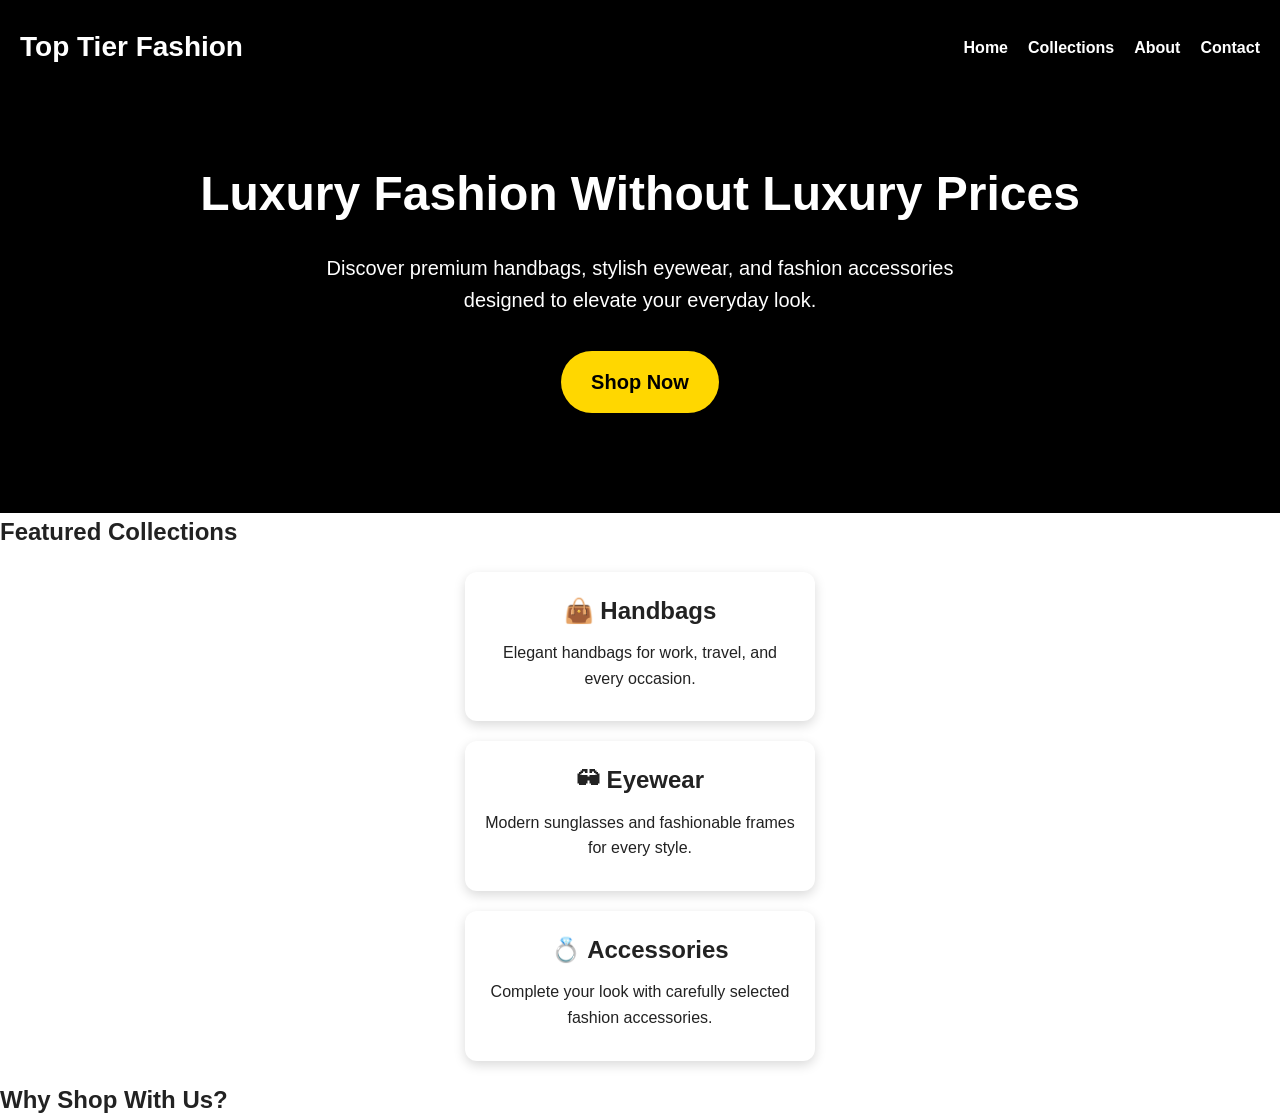
<file: index.html>
<!DOCTYPE html>
<html lang="en">
<head>
  <meta charset="UTF-8">
  <meta name="viewport" content="width=device-width, initial-scale=1.0">
  <title>Top Tier Fashion</title>
  <link rel="stylesheet" href="style.css">
</head>

<body>

<header>
  <nav>
    <h2>Top Tier Fashion</h2>

    <ul>
      <li><a href="#home">Home</a></li>
      <li><a href="#collections">Collections</a></li>
      <li><a href="#about">About</a></li>
      <li><a href="#contact">Contact</a></li>
    </ul>
  </nav>

  <section class="hero" id="home">
    <h1>Luxury Fashion Without Luxury Prices</h1>

    <p>
      Discover premium handbags, stylish eyewear, and fashion accessories
      designed to elevate your everyday look.
    </p>

    <a href="#collections" class="button">Shop Now</a>
  </section>
</header>

<section id="collections">

<h2>Featured Collections</h2>

<a href="handbags.html" style="text-decoration: none; color: inherit;">
    <div class="card">
        <h3>👜 Handbags</h3>
        <p>Elegant handbags for work, travel, and every occasion.</p>
    </div>
</a>
<div class="card">
<h3>🕶 Eyewear</h3>
<p>Modern sunglasses and fashionable frames for every style.</p>
</div>

<div class="card">
<h3>💍 Accessories</h3>
<p>Complete your look with carefully selected fashion accessories.</p>
</div>

</section>

<section>

<h2>Why Shop With Us?</h2>

<ul>
</file>
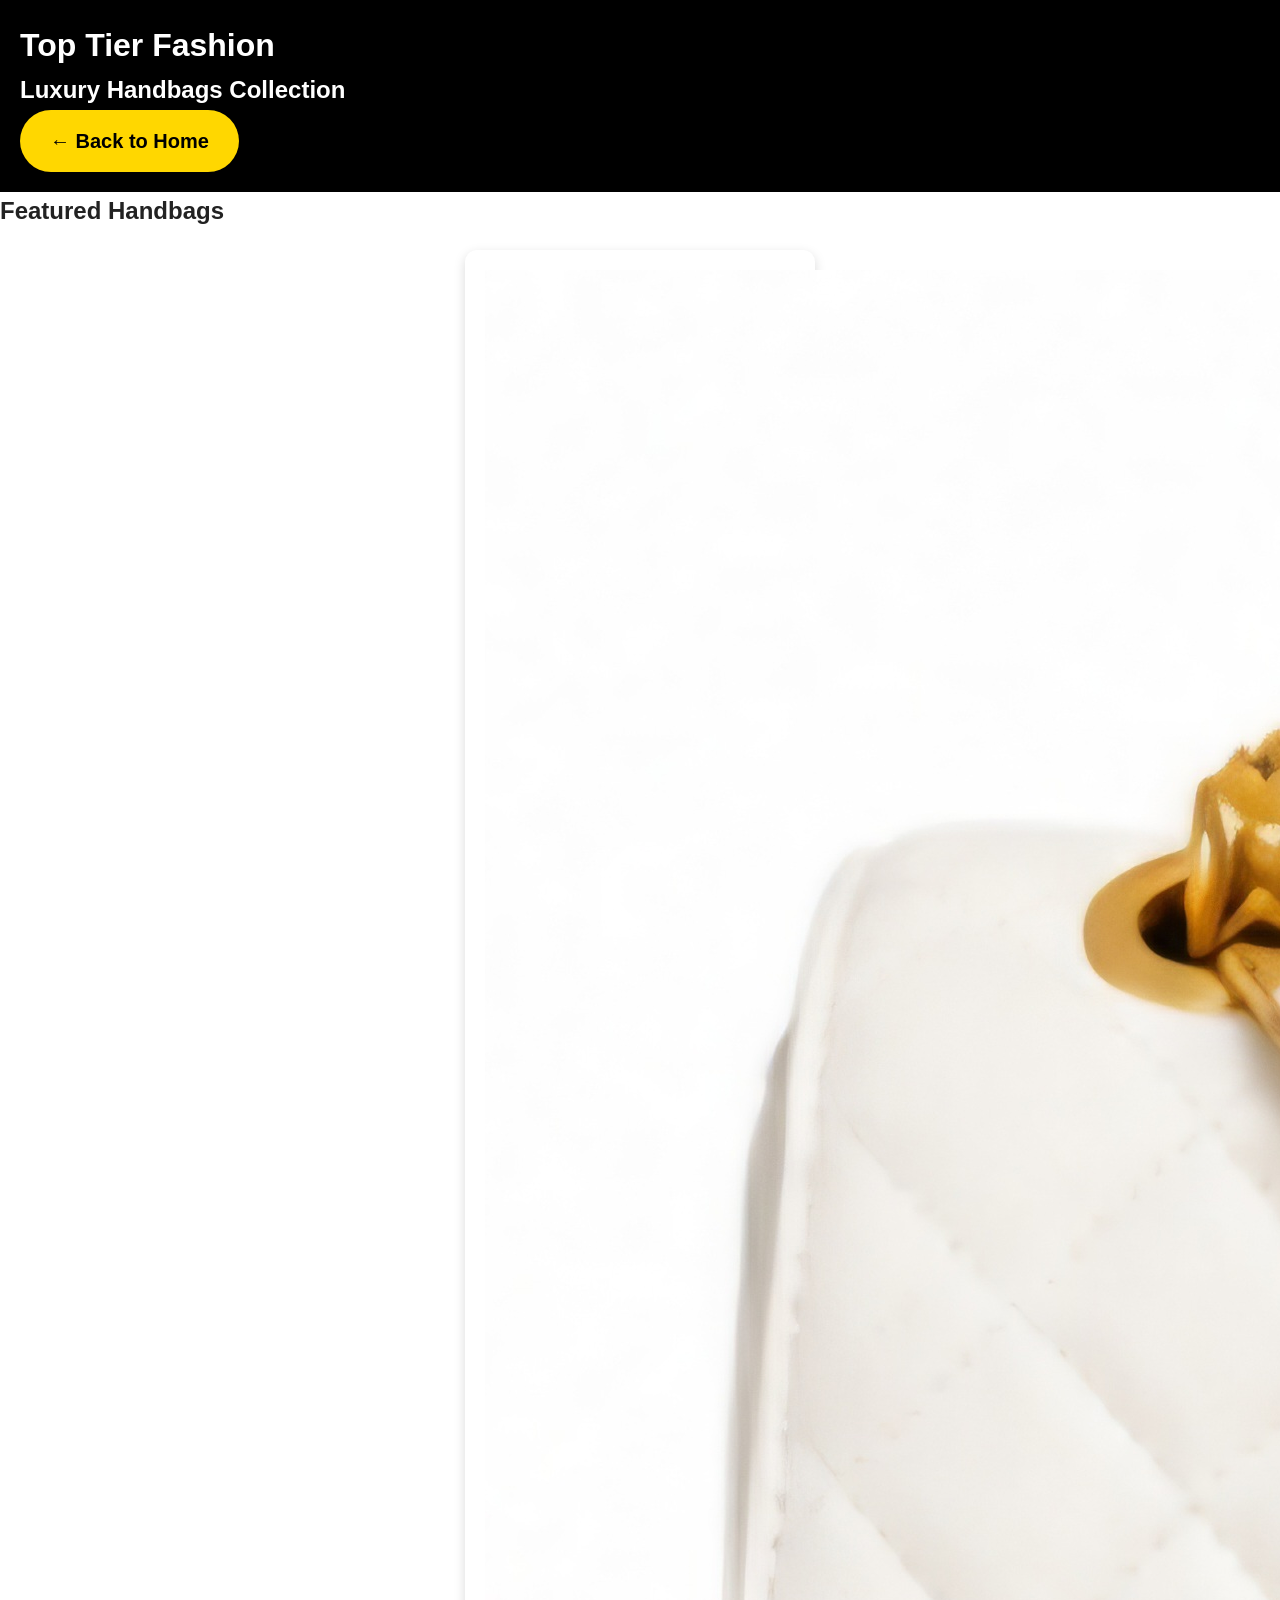
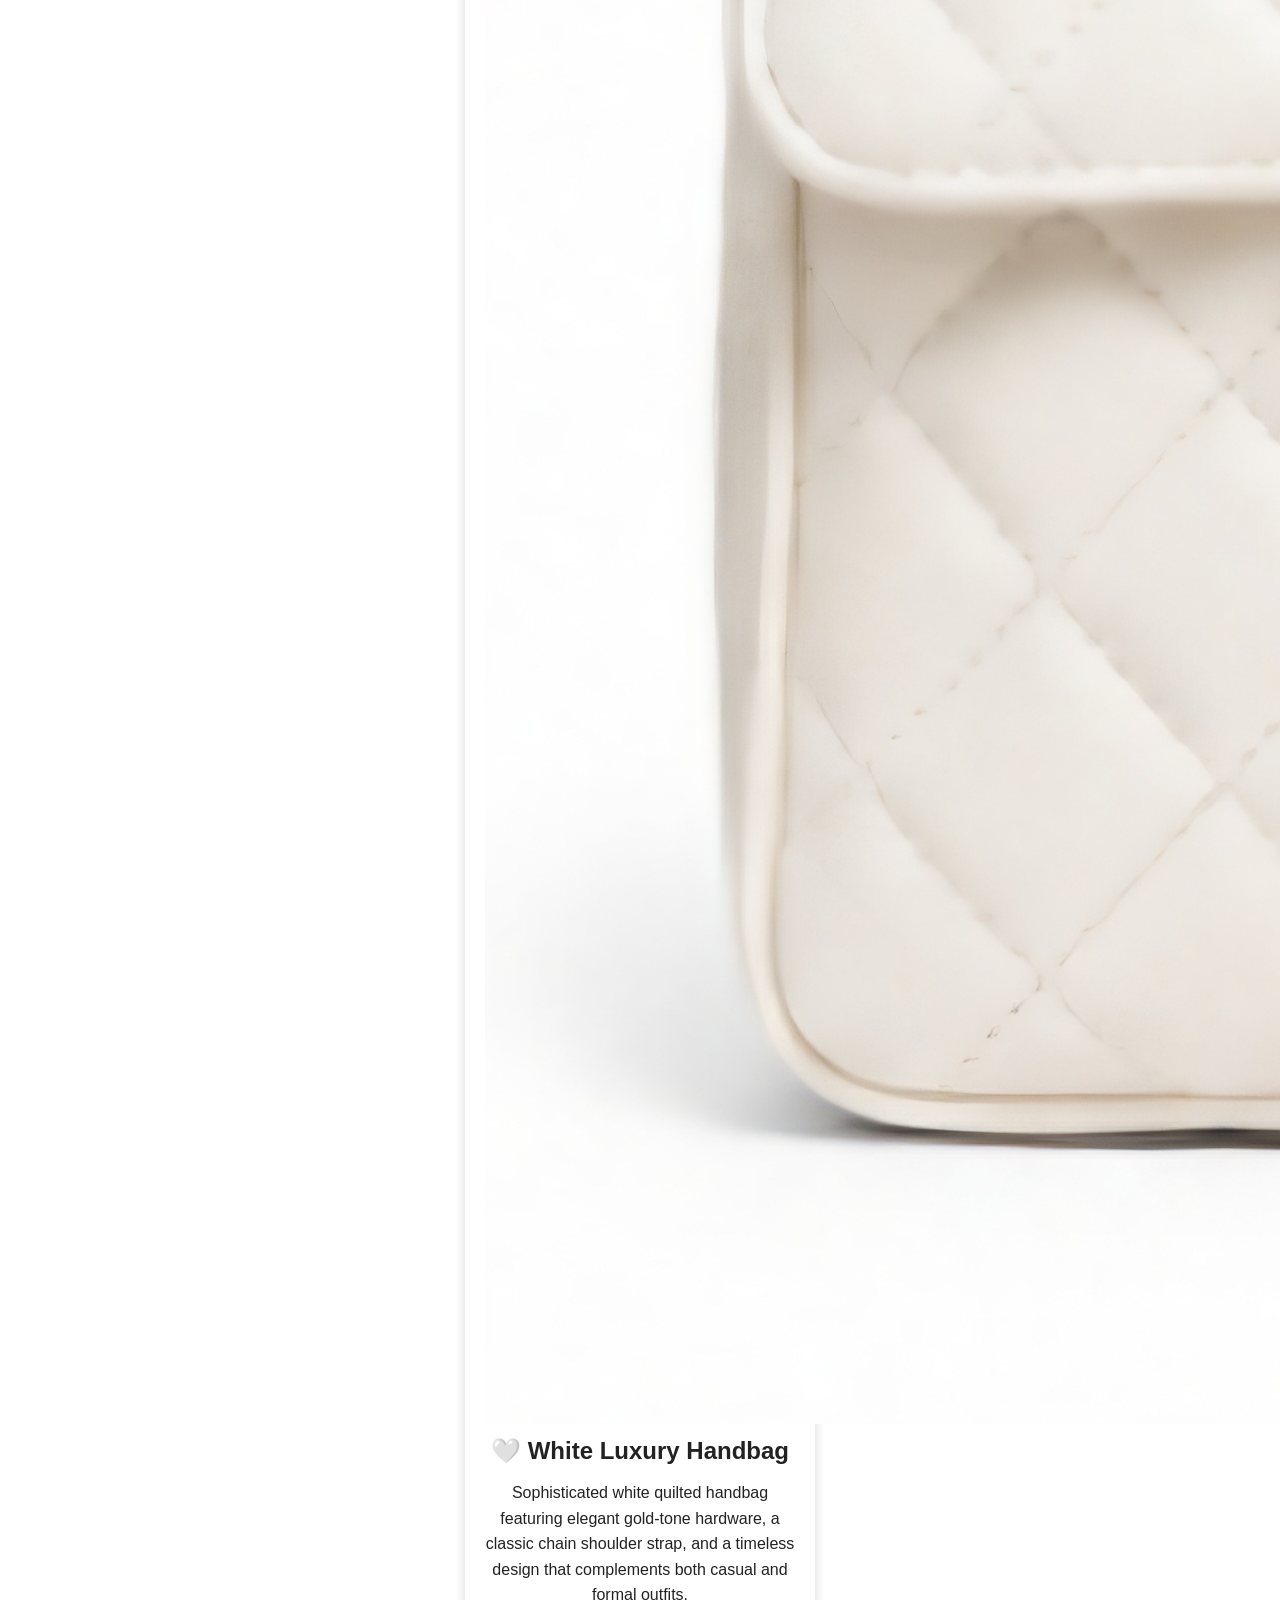
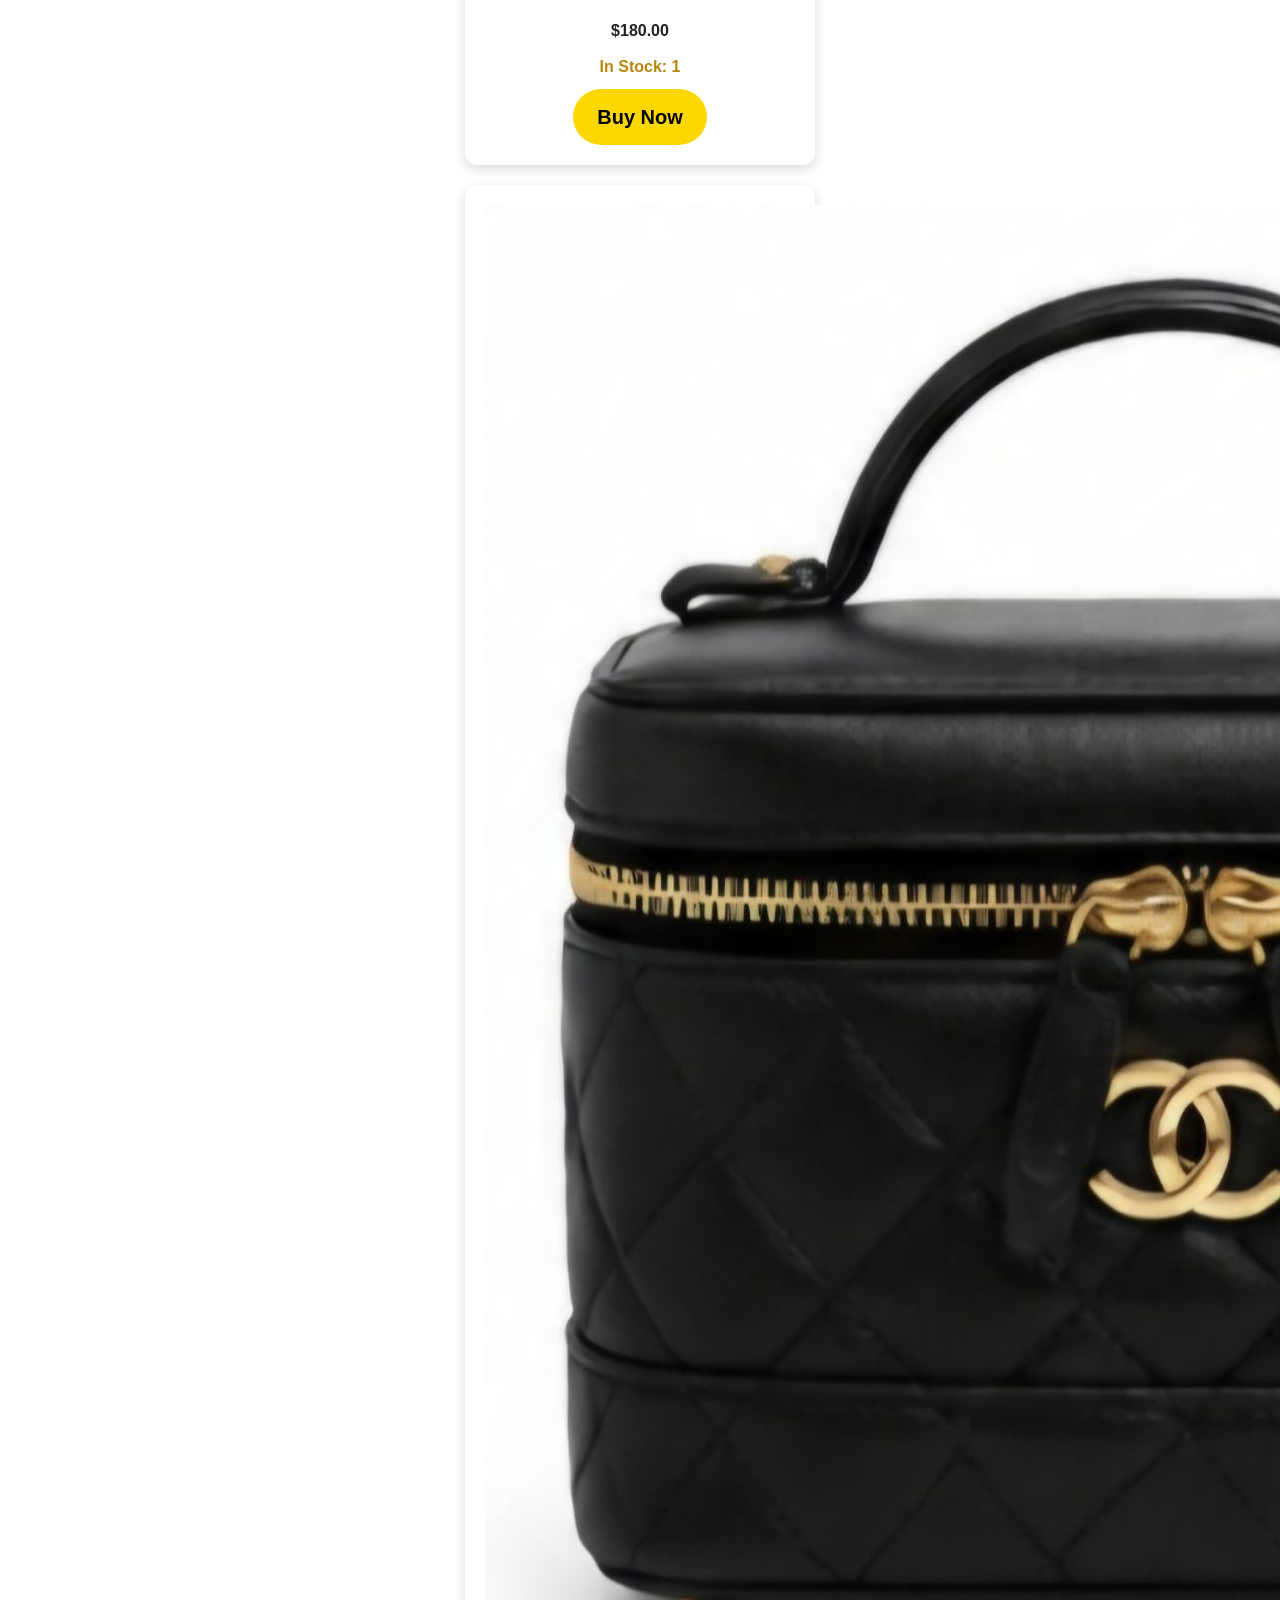
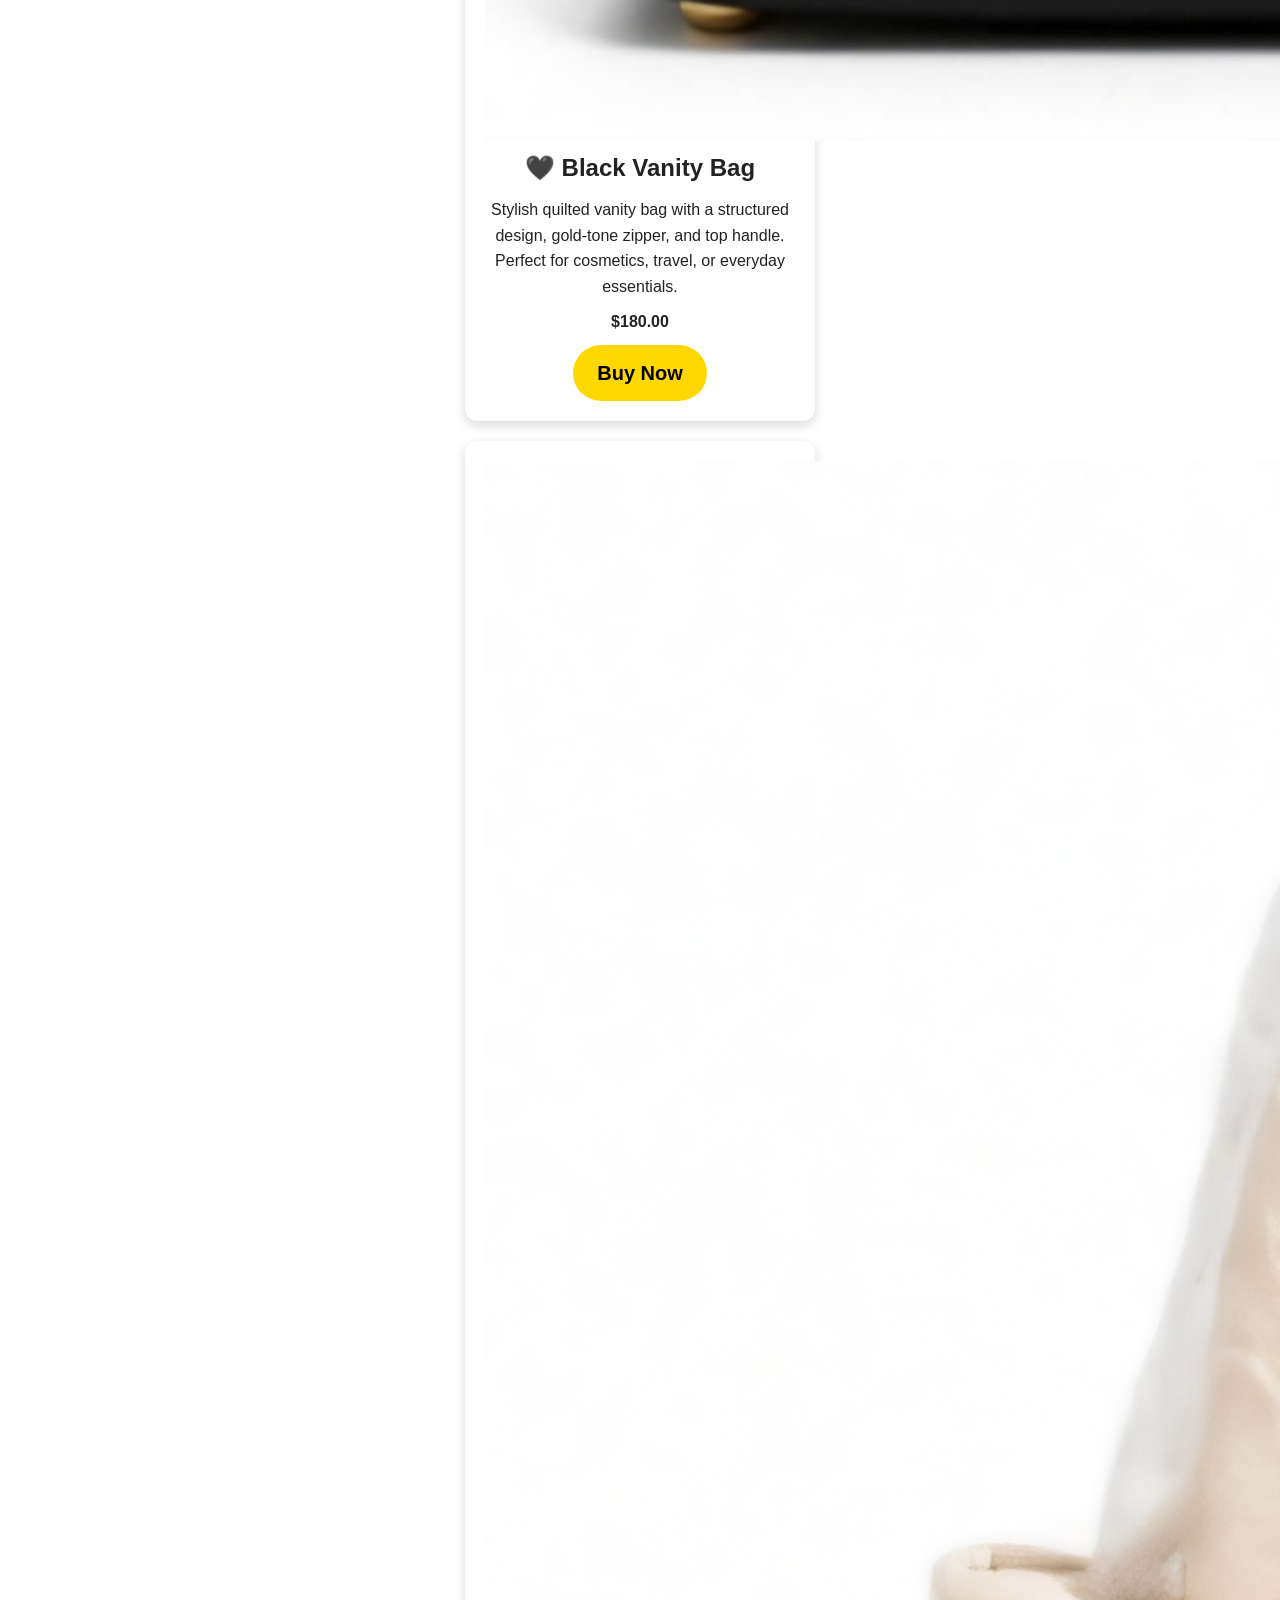
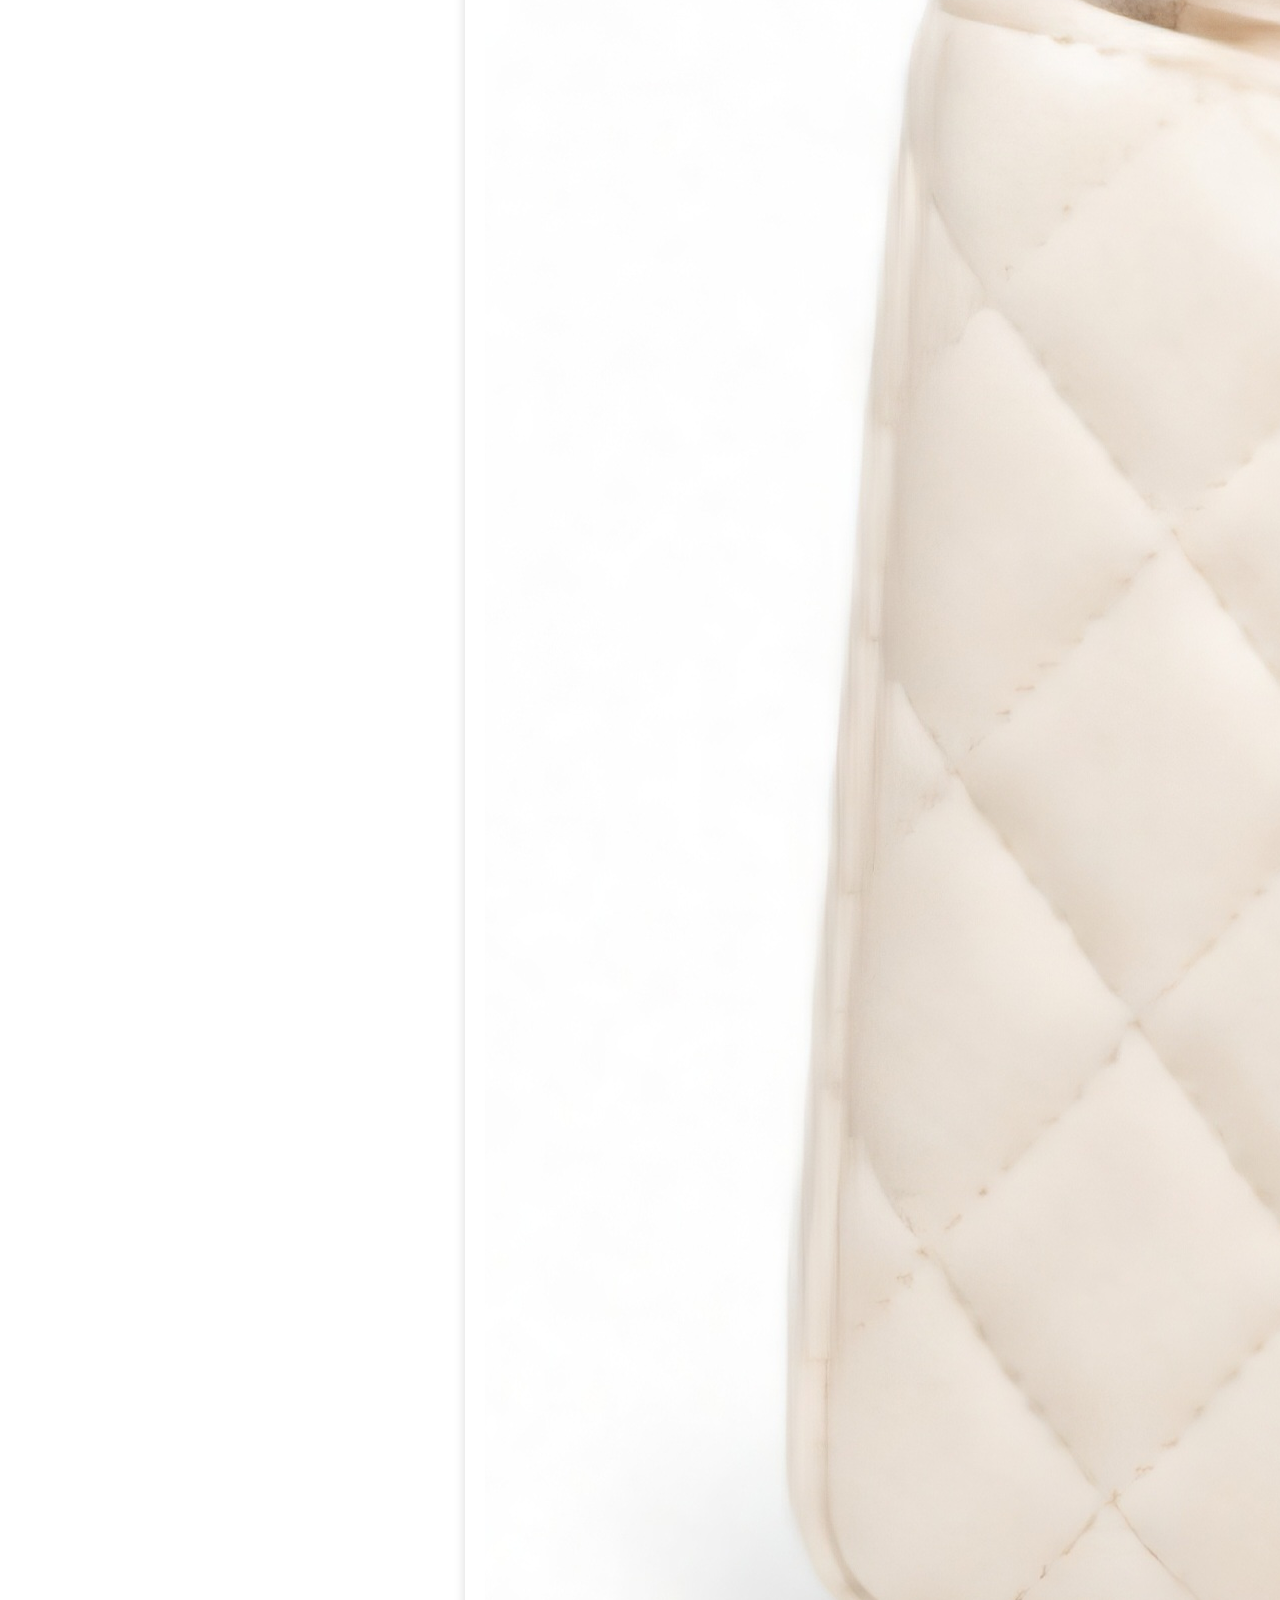
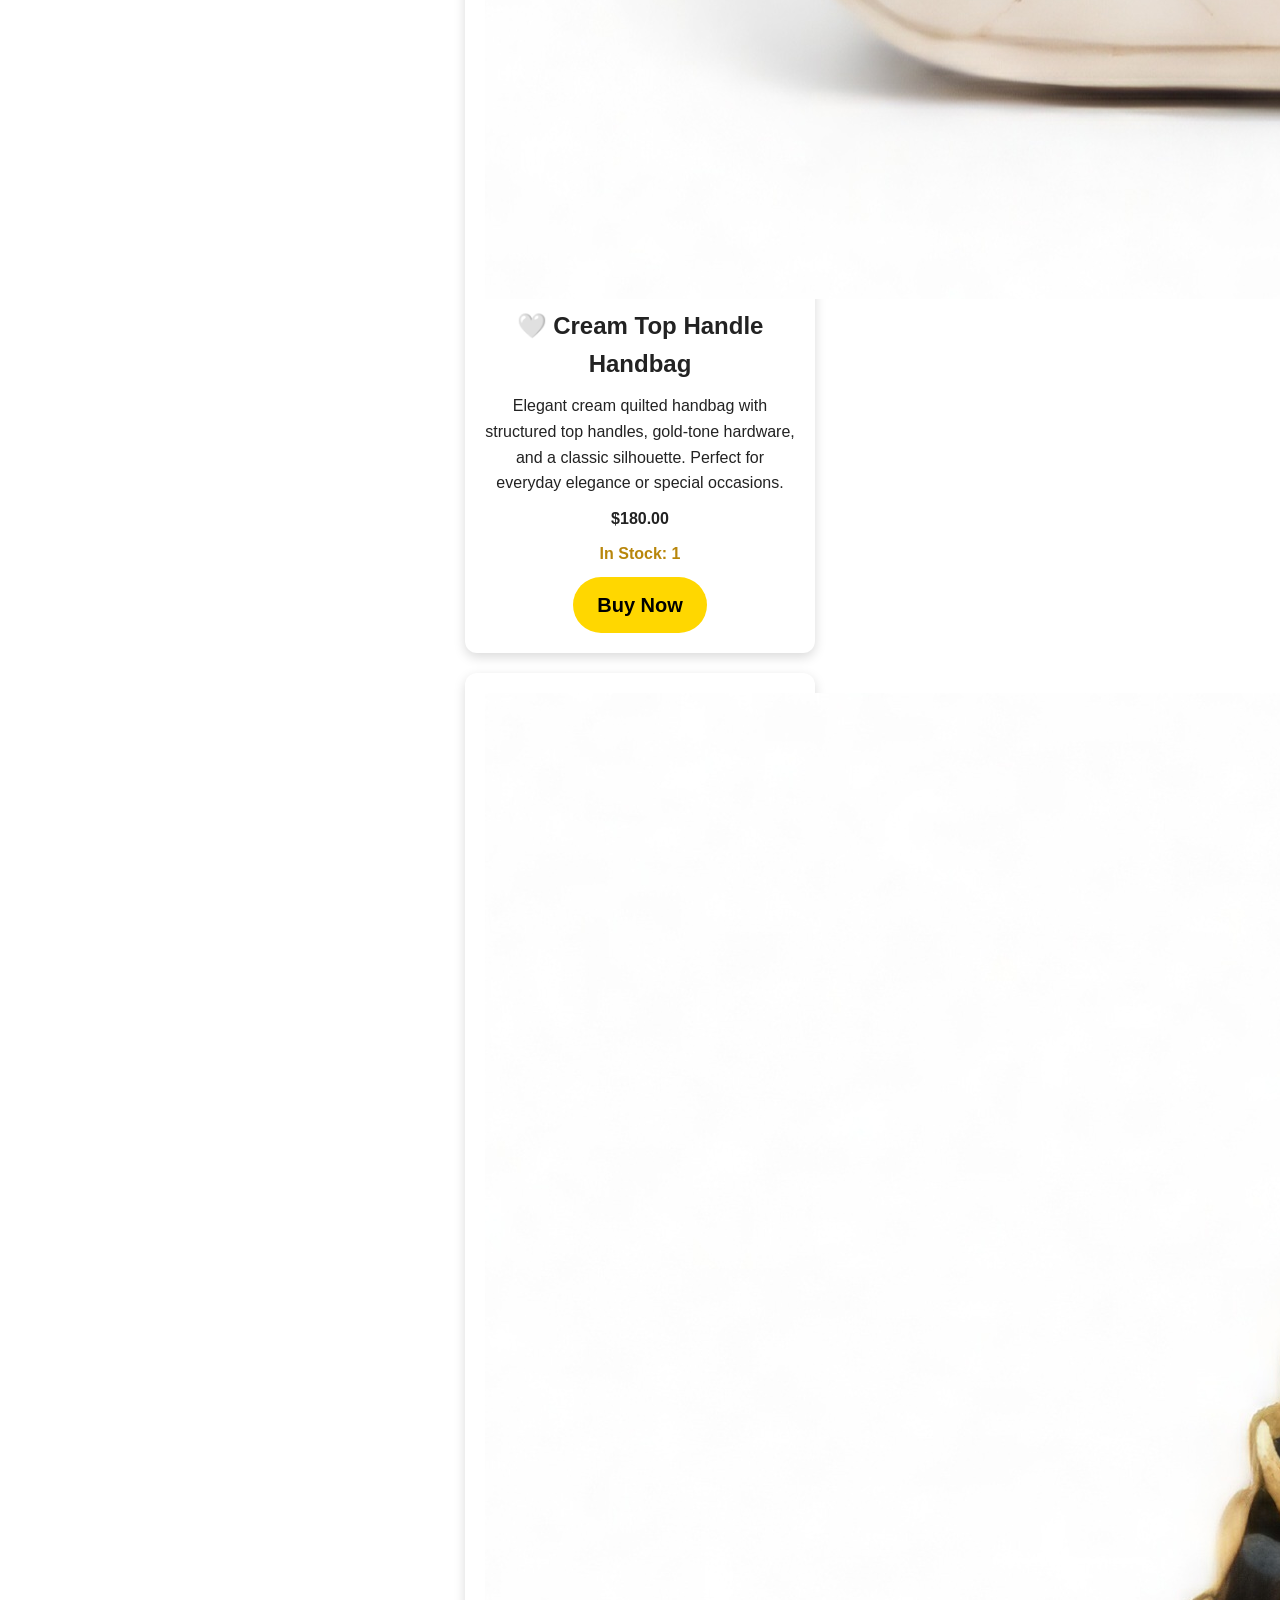
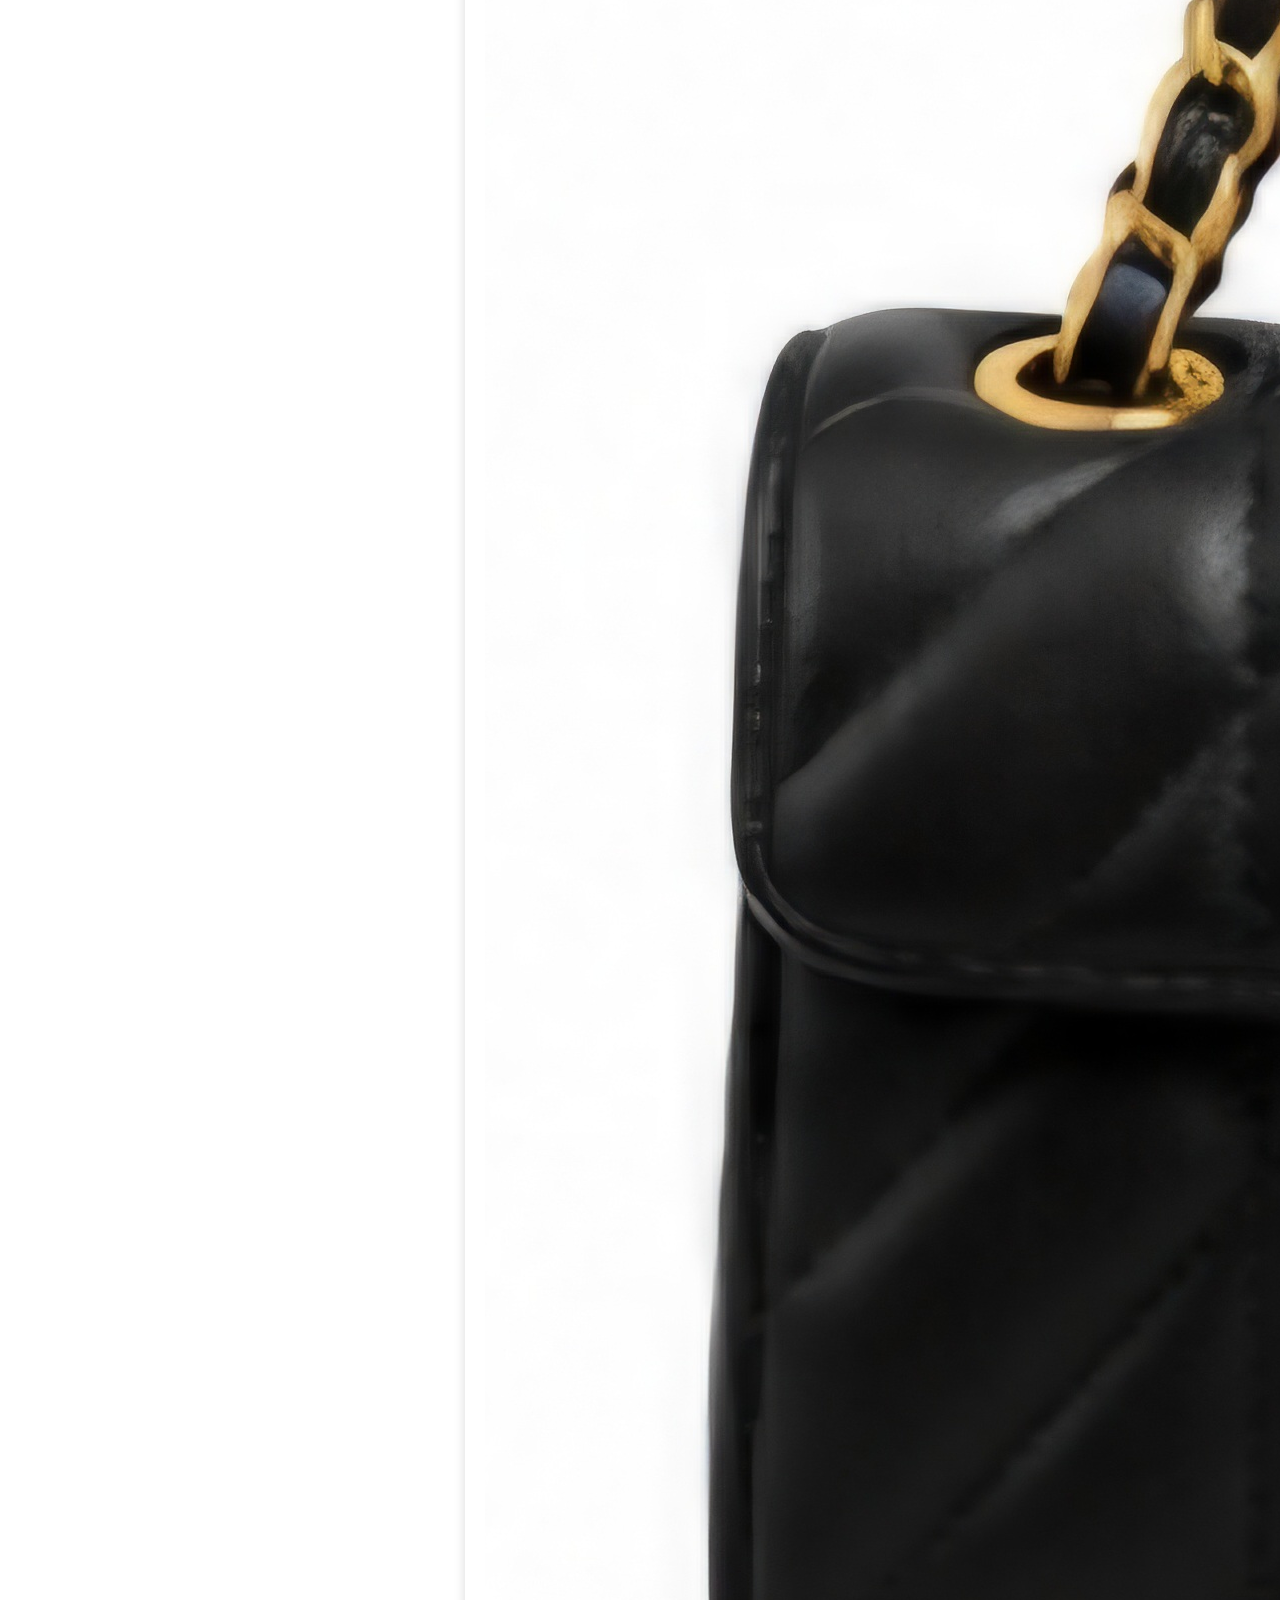
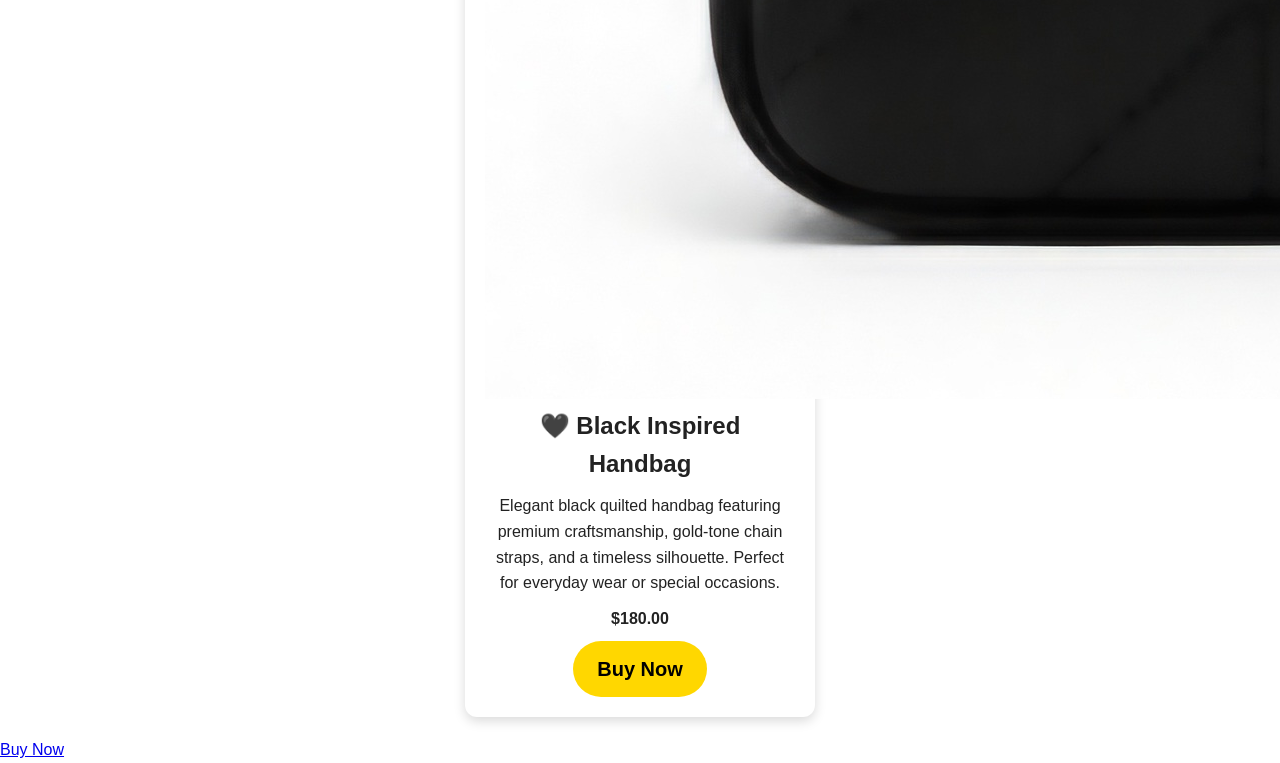
<file: handbags.html>
<!DOCTYPE html>
<html lang="en">
<head>
<meta charset="UTF-8">
<meta name="viewport" content="width=device-width, initial-scale=1.0">
<title>Handbags | Top Tier Fashion</title>
<link rel="stylesheet" href="style.css">
</head>

<body>

<header>
<h1>Top Tier Fashion</h1>
<h2>Luxury Handbags Collection</h2>
<a href="index.html" class="button">← Back to Home</a>
</header>

<section>

<h2>Featured Handbags</h2>




  <div class="card">
  <img src="white-bag-front.jpg" alt="White Luxury Handbag" class="product-image">

  <h3>🤍 White Luxury Handbag</h3>

  <p>
    Sophisticated white quilted handbag featuring elegant gold-tone hardware,
    a classic chain shoulder strap, and a timeless design that complements both
    casual and formal outfits.
  </p>

  <p><strong>$180.00</strong></p>
<p style="color:#b8860b; font-weight:bold;">In Stock: 1</p>
  <a href="https://buy.stripe.com/7sY9ATaBsgUl7YC1506kg00" class="button">Buy Now</a>
</div>

<div class="card">
    <img src="black-vanity-bag.jpg" alt="Black Vanity Bag">

    <h3>🖤 Black Vanity Bag</h3>

    <p>
        Stylish quilted vanity bag with a structured design, gold-tone zipper,
        and top handle. Perfect for cosmetics, travel, or everyday essentials.
    </p>

    <p><strong>$180.00</strong></p>
<a href="https://buy.stripe.com/14A7sL24W33v5Qu1506kg05" class="button">Buy Now</a>
</div>
<div class="card">
    <img src="cream-bag-front.jpg" alt="Cream Top Handle Handbag">

    <h3>🤍 Cream Top Handle Handbag</h3>

    <p>
        Elegant cream quilted handbag with structured top handles,
        gold-tone hardware, and a classic silhouette.
        Perfect for everyday elegance or special occasions.
    </p>

    <p><strong>$180.00</strong></p>
<p style="color:#b8860b; font-weight:bold;">In Stock: 1</p>
    <a href="https://buy.stripe.com/9B6eVdgZQ6fHbaO9Bw6kg04" class="button">Buy Now</a>
</div>
    <div class="card">
    <img src="black-inspired-bag-front.jpg" alt="Black Inspired Handbag" class="product-image">

    <h3>🖤 Black Inspired Handbag</h3>

    <p>
        Elegant black quilted handbag featuring premium craftsmanship,
        gold-tone chain straps, and a timeless silhouette.
        Perfect for everyday wear or special occasions.
    </p>

    <p><strong>$180.00</strong></p>
<a href="https://buy.stripe.com/aFa14n10S6fHdiW1506kg06" class="button">Buy Now</a>
</div>
    
    

    <p>
        
    </p>

    

    <a href="#">Buy Now</a>
</div>
</section>

</body>
</html>
</file>
<file: style.css>
*{
margin:0;
padding:0;
box-sizing:border-box;
}

body{
font-family:Arial,Helvetica,sans-serif;
background:#ffffff;
color:#222;
line-height:1.6;
}

header{
background:#000;
color:#fff;
padding:20px;
}

nav{
display:flex;
justify-content:space-between;
align-items:center;
flex-wrap:wrap;
}

nav h2{
font-size:28px;
}

nav ul{
list-style:none;
display:flex;
gap:20px;
padding:15px 0;
}

nav a{
color:#fff;
text-decoration:none;
font-weight:bold;
}

.hero{
text-align:center;
padding:80px 20px;
}

.hero h1{
font-size:48px;
margin-bottom:20px;
}

.hero p{
font-size:20px;
max-width:700px;
margin:auto;
margin-bottom:35px;
}

.button{
    display:inline-block;
    background:#FFD700;
    color:#000;
    padding:15px 30px;
    border-radius:40px;
    text-decoration:none;
    font-weight:bold;
    font-size:20px;
}
.card {
    background: #ffffff;
    border-radius: 12px;
    padding: 20px;
    margin: 20px auto;
    max-width: 350px;
    box-shadow: 0 4px 12px rgba(0,0,0,.15);
    text-align: center;
}

.card h3 {
    font-size: 24px;
    margin-bottom: 10px;
}

.card p {
    margin: 10px 0;
}

.card a {
    display: inline-block;
    background: #FFD700;
    color: #000;
    padding: 12px 24px;
    border-radius: 30px;
    text-decoration: none;
    font-weight: bold;
}

.card a:hover {
    background: #e6c200;
}
</file>
